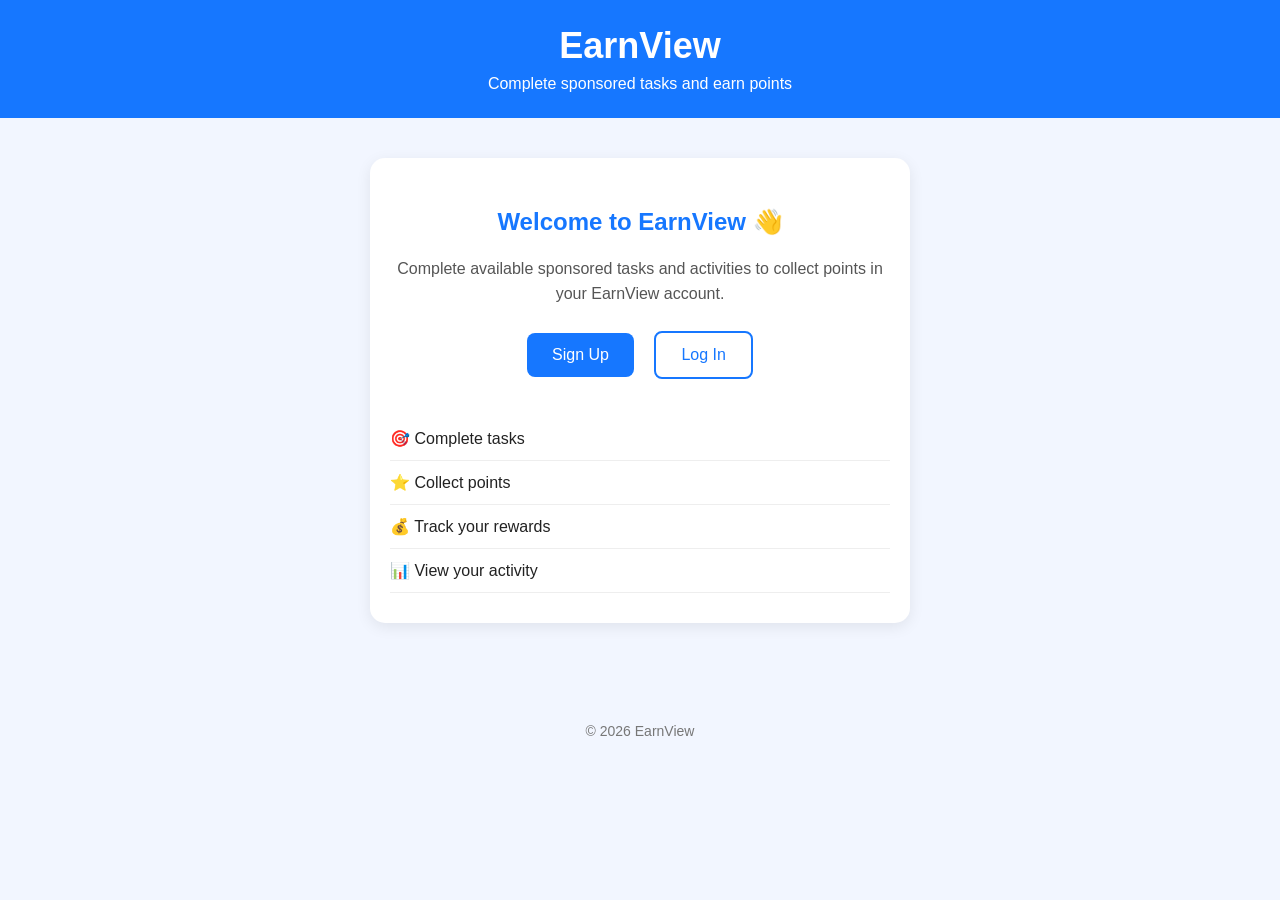
<file: index.html>
<!DOCTYPE html>
<html lang="en">
<head>
  <meta charset="UTF-8">
  <meta name="viewport" content="width=device-width, initial-scale=1.0">

  <title>EarnView</title>

  <style>
    body {
      margin: 0;
      font-family: Arial, sans-serif;
      background: #f2f6ff;
      color: #222;
      text-align: center;
    }

    header {
      background: #1677ff;
      color: white;
      padding: 25px 15px;
    }

    header h1 {
      margin: 0;
      font-size: 36px;
    }

    header p {
      margin: 8px 0 0;
      font-size: 16px;
    }

    .container {
      padding: 40px 20px;
    }

    .card {
      background: white;
      max-width: 500px;
      margin: auto;
      padding: 30px 20px;
      border-radius: 15px;
      box-shadow: 0 4px 15px rgba(0,0,0,0.08);
    }

    .card h2 {
      color: #1677ff;
    }

    .card p {
      color: #555;
      line-height: 1.6;
    }

    button {
      background: #1677ff;
      color: white;
      border: none;
      padding: 13px 25px;
      margin: 8px;
      border-radius: 8px;
      font-size: 16px;
      cursor: pointer;
    }

    .login {
      background: white;
      color: #1677ff;
      border: 2px solid #1677ff;
    }

    .features {
      margin-top: 30px;
      text-align: left;
    }

    .feature {
      padding: 12px 0;
      border-bottom: 1px solid #eee;
    }

    footer {
      margin-top: 40px;
      padding: 20px;
      color: #777;
      font-size: 14px;
    }
  </style>
</head>

<body>

  <header>
    <h1>EarnView</h1>
    <p>Complete sponsored tasks and earn points</p>
  </header>

  <div class="container">

    <div class="card">

      <h2>Welcome to EarnView 👋</h2>

      <p>
        Complete available sponsored tasks and activities
        to collect points in your EarnView account.
      </p>

      <button onclick="location.href='signup.html'">Sign Up</button>

      <button class="login">Log In</button>

      <div class="features">

        <div class="feature">🎯 Complete tasks</div>

        <div class="feature">⭐ Collect points</div>

        <div class="feature">💰 Track your rewards</div>

        <div class="feature">📊 View your activity</div>

      </div>

    </div>

  </div>

  <footer>
    © 2026 EarnView
  </footer>

</body>
</html>
</file>
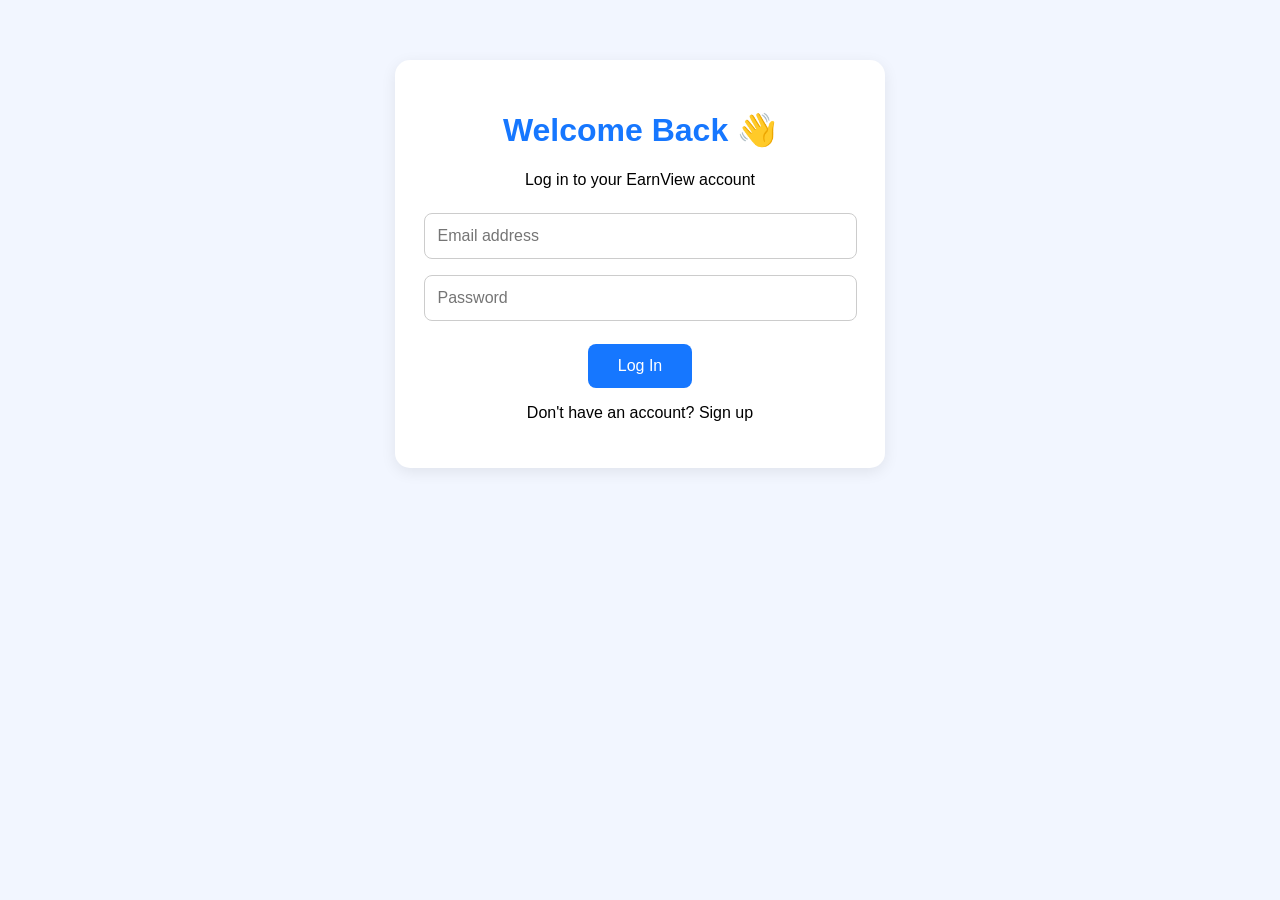
<file: Login.html>
<!DOCTYPE html>
<html lang="en">
<head>
  <meta charset="UTF-8">
  <meta name="viewport" content="width=device-width, initial-scale=1.0">

  <title>EarnView - Log In</title>

  <style>
    body {
      margin: 0;
      font-family: Arial, sans-serif;
      background: #f2f6ff;
      text-align: center;
      padding: 30px 20px;
    }

    .card {
      max-width: 450px;
      margin: 30px auto;
      background: white;
      padding: 30px 20px;
      border-radius: 15px;
      box-shadow: 0 4px 15px rgba(0,0,0,0.08);
    }

    h1 {
      color: #1677ff;
    }

    input {
      width: 90%;
      padding: 13px;
      margin: 8px 0;
      border: 1px solid #ccc;
      border-radius: 8px;
      font-size: 16px;
    }

    button {
      background: #1677ff;
      color: white;
      border: none;
      padding: 13px 30px;
      margin-top: 15px;
      border-radius: 8px;
      font-size: 16px;
    }
  </style>
</head>

<body>

  <div class="card">

    <h1>Welcome Back 👋</h1>

    <p>Log in to your EarnView account</p>

    <input type="email" placeholder="Email address">

    <input type="password" placeholder="Password">

    <br>

    <button>Log In</button>

    <p>Don't have an account? Sign up</p>

  </div>

</body>
</html>
</file>
